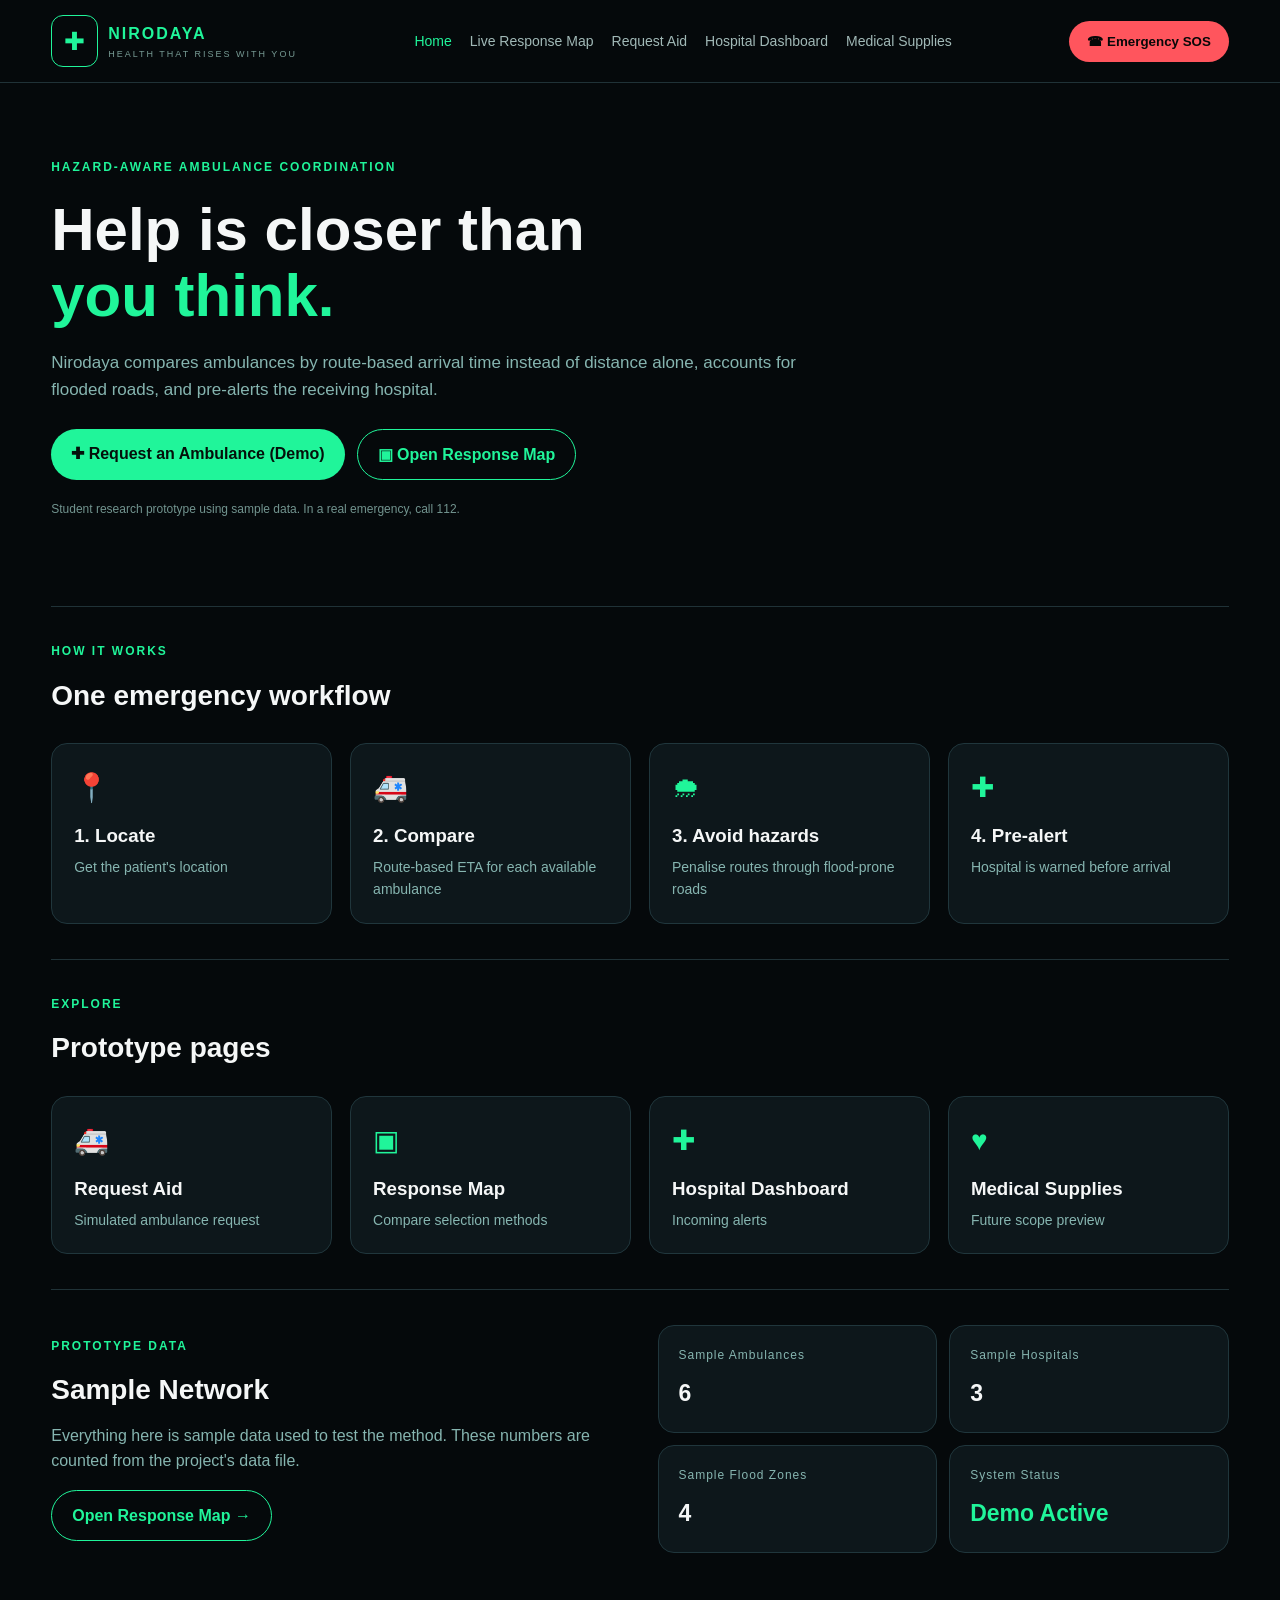
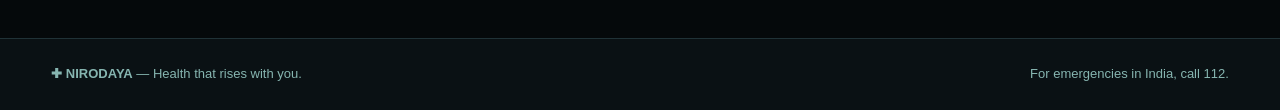
<file: index.html>
<!DOCTYPE html>
<html lang="en">
<head>
    <meta charset="UTF-8">
    <meta name="viewport" content="width=device-width, initial-scale=1.0">
    <title>Nirodaya - Hazard-Aware Ambulance Coordination</title>
    <link rel="stylesheet" href="style.css">
    <script src="script.js" defer></script>
</head>
<body>

    <header class="navbar">
        <a href="index.html" class="brand">
            <span class="logo">✚</span>
            <span>
                <strong>NIRODAYA</strong>
                <small>HEALTH THAT RISES WITH YOU</small>
            </span>
        </a>

        <nav>
            <a href="index.html" class="active">Home</a>
            <a href="map_p2.html">Live Response Map</a>
            <a href="request_p4.html">Request Aid</a>
            <a href="hospital_p6.html">Hospital Dashboard</a>
            <a href="supplies_p3.html">Medical Supplies</a>
        </nav>

        <button class="sos-button" onclick="showEmergencyMessage()">
            ☎ Emergency SOS
        </button>
    </header>

    <main class="container">

        <section class="hero">
            <p class="eyebrow">HAZARD-AWARE AMBULANCE COORDINATION</p>

            <h1>
                Help is closer than<br>
                <span>you think.</span>
            </h1>

            <p class="intro">
                Nirodaya compares ambulances by route-based arrival time instead
                of distance alone, accounts for flooded roads, and pre-alerts
                the receiving hospital.
            </p>

            <div class="button-row">
                <a href="request_p4.html" class="button primary">
                    ✚ Request an Ambulance (Demo)
                </a>

                <a href="map_p2.html" class="button outline">
                    ▣ Open Response Map
                </a>
            </div>

            <p class="notice">
                Student research prototype using sample data. In a real emergency, call 112.
            </p>
        </section>

        <section class="section">
            <p class="eyebrow">HOW IT WORKS</p>
            <h2>One emergency workflow</h2>

            <div class="card-grid four">
                <div class="service-card">
                    <div class="service-icon">📍</div>
                    <h3>1. Locate</h3>
                    <p>Get the patient's location</p>
                </div>
                <div class="service-card">
                    <div class="service-icon">🚑</div>
                    <h3>2. Compare</h3>
                    <p>Route-based ETA for each available ambulance</p>
                </div>
                <div class="service-card">
                    <div class="service-icon">🌧</div>
                    <h3>3. Avoid hazards</h3>
                    <p>Penalise routes through flood-prone roads</p>
                </div>
                <div class="service-card">
                    <div class="service-icon">✚</div>
                    <h3>4. Pre-alert</h3>
                    <p>Hospital is warned before arrival</p>
                </div>
            </div>
        </section>

        <section class="section">
            <p class="eyebrow">EXPLORE</p>
            <h2>Prototype pages</h2>

            <div class="card-grid four">
                <a href="request_p4.html" class="service-card">
                    <div class="service-icon">🚑</div>
                    <h3>Request Aid</h3>
                    <p>Simulated ambulance request</p>
                </a>
                <a href="map_p2.html" class="service-card">
                    <div class="service-icon">▣</div>
                    <h3>Response Map</h3>
                    <p>Compare selection methods</p>
                </a>
                <a href="hospital_p6.html" class="service-card">
                    <div class="service-icon">✚</div>
                    <h3>Hospital Dashboard</h3>
                    <p>Incoming alerts</p>
                </a>
                <a href="supplies_p3.html" class="service-card">
                    <div class="service-icon">♥</div>
                    <h3>Medical Supplies</h3>
                    <p>Future scope preview</p>
                </a>
            </div>
        </section>

        <section class="section response-preview">
            <div>
                <p class="eyebrow">PROTOTYPE DATA</p>
                <h2>Sample Network</h2>

                <p class="muted">
                    Everything here is sample data used to test the method.
                    These numbers are counted from the project's data file.
                </p>

                <a href="map_p2.html" class="button outline">
                    Open Response Map →
                </a>
            </div>

            <div class="stats-grid">
                <div class="stat-card">
                    <span>Sample Ambulances</span>
                    <strong id="statAmb">-</strong>
                </div>

                <div class="stat-card">
                    <span>Sample Hospitals</span>
                    <strong id="statHosp">-</strong>
                </div>

                <div class="stat-card">
                    <span>Sample Flood Zones</span>
                    <strong id="statFlood">-</strong>
                </div>

                <div class="stat-card">
                    <span>System Status</span>
                    <strong class="green-text">Demo Active</strong>
                </div>
            </div>
        </section>

    </main>

    <footer class="footer">
        <p><strong>✚ NIRODAYA</strong> — Health that rises with you.</p>
        <p>For emergencies in India, call 112.</p>
    </footer>

    <script src="data.js"></script>
    <script>
        // Count the numbers from data.js so the home page is always accurate
        document.getElementById("statAmb").textContent = AMBULANCES.length;
        document.getElementById("statHosp").textContent = HOSPITALS.length;
        document.getElementById("statFlood").textContent = HAZARDS.length;
    </script>

</body>
</html>
</file>
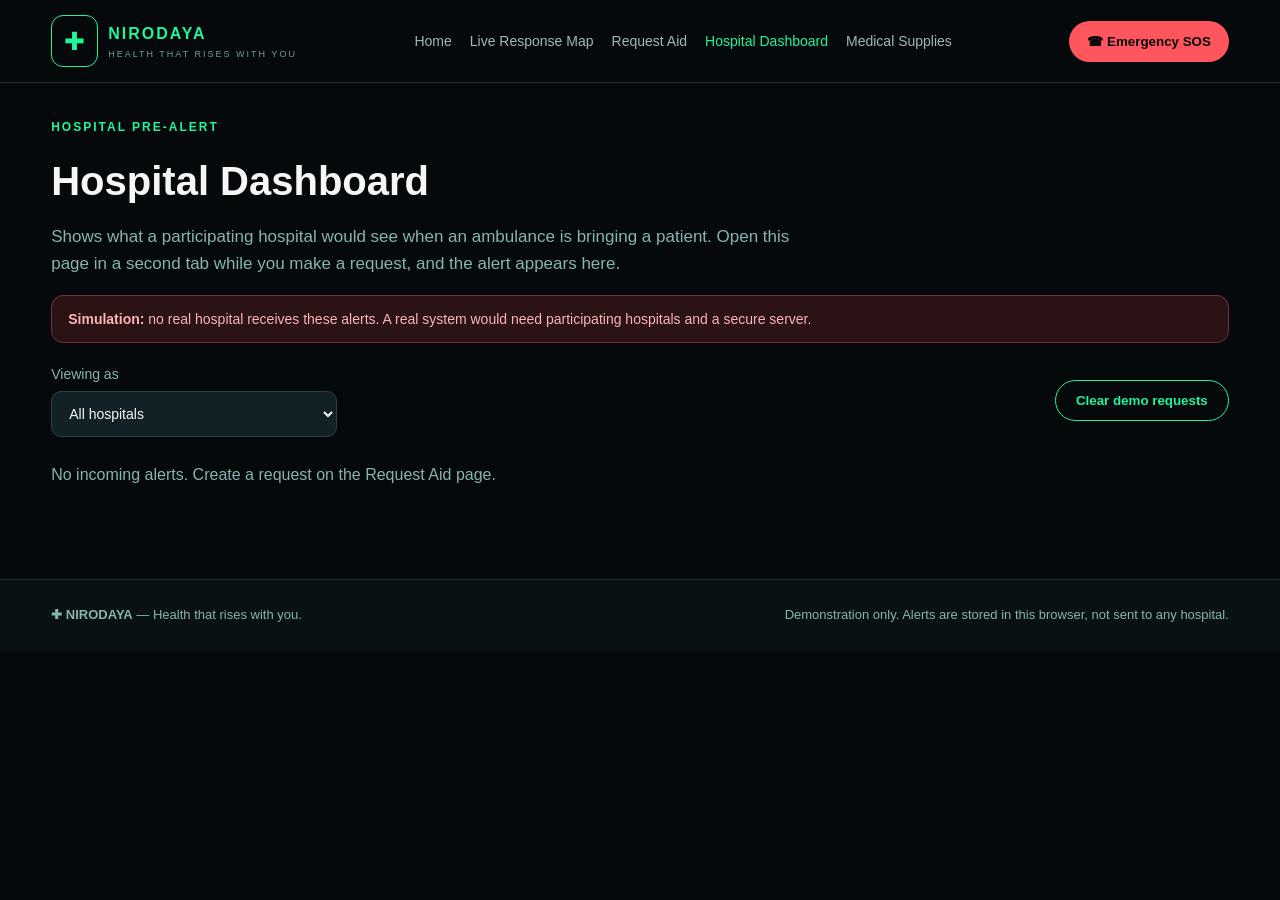
<file: hospital_p6.html>
<!DOCTYPE html>
<html lang="en">
<head>
    <meta charset="UTF-8">
    <meta name="viewport" content="width=device-width, initial-scale=1.0">
    <title>Nirodaya - Hospital Dashboard</title>

    <link rel="stylesheet" href="style.css">
    <script src="script.js" defer></script>
</head>

<body>

    <header class="navbar">
        <a href="index.html" class="brand">
            <span class="logo">✚</span>
            <span>
                <strong>NIRODAYA</strong>
                <small>HEALTH THAT RISES WITH YOU</small>
            </span>
        </a>

        <nav>
            <a href="index.html">Home</a>
            <a href="map_p2.html">Live Response Map</a>
            <a href="request_p4.html">Request Aid</a>
            <a href="hospital_p6.html" class="active">Hospital Dashboard</a>
            <a href="supplies_p3.html">Medical Supplies</a>
        </nav>

        <button class="sos-button" onclick="showEmergencyMessage()">
            ☎ Emergency SOS
        </button>
    </header>

    <main class="container page-main">

        <p class="eyebrow">HOSPITAL PRE-ALERT</p>
        <h1 class="page-title">Hospital Dashboard</h1>

        <p class="intro">
            Shows what a participating hospital would see when an ambulance is
            bringing a patient. Open this page in a second tab while you make a
            request, and the alert appears here.
        </p>

        <div class="emergency-banner">
            <strong>Simulation:</strong> no real hospital receives these alerts.
            A real system would need participating hospitals and a secure server.
        </div>

        <div class="supply-tools">
            <div>
                <label for="hospitalSelect">Viewing as</label>
                <select id="hospitalSelect"></select>
            </div>
            <button id="clearBtn" class="button outline" type="button">Clear demo requests</button>
        </div>

        <div id="alertList" class="card-grid two"></div>

    </main>

    <footer class="footer">
        <p><strong>✚ NIRODAYA</strong> — Health that rises with you.</p>
        <p>Demonstration only. Alerts are stored in this browser, not sent to any hospital.</p>
    </footer>

    <script src="data.js"></script>
    <script src="engine.js"></script>
    <script src="hospital.js"></script>

</body>
</html>
</file>
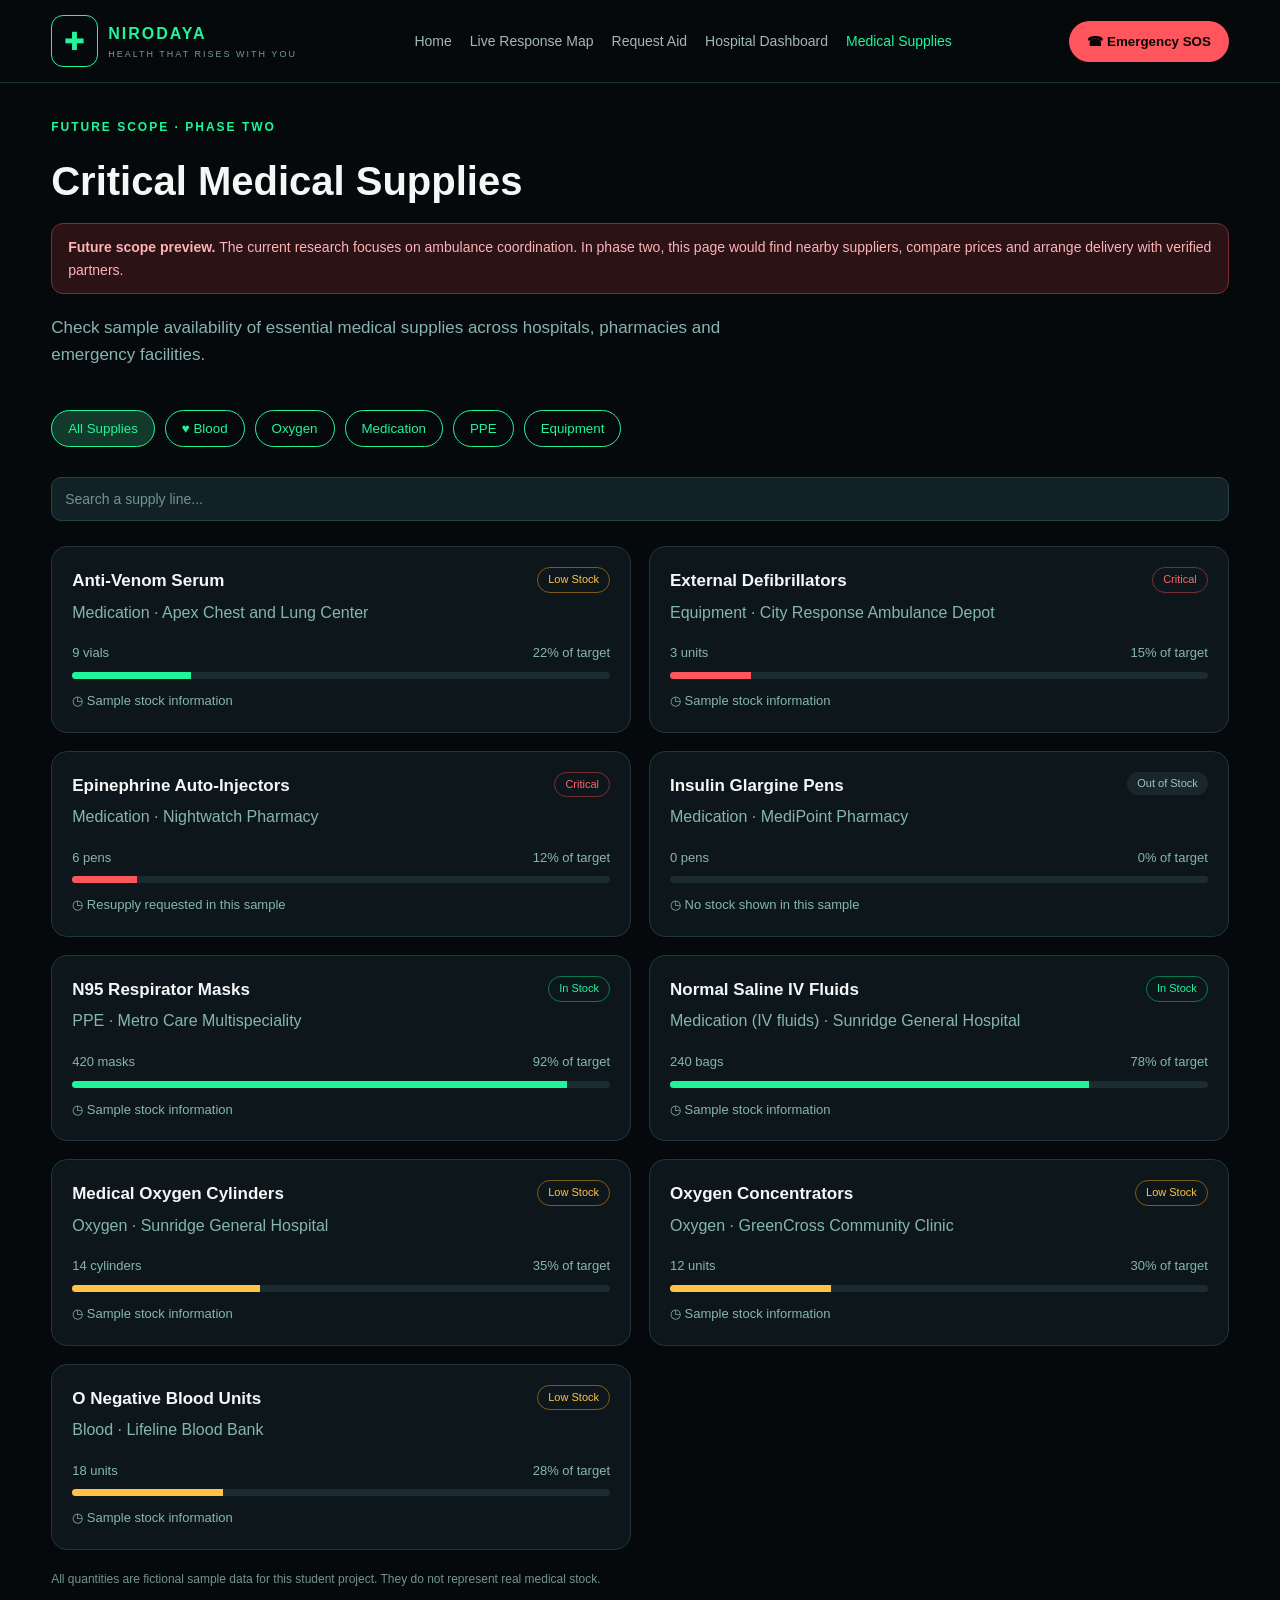
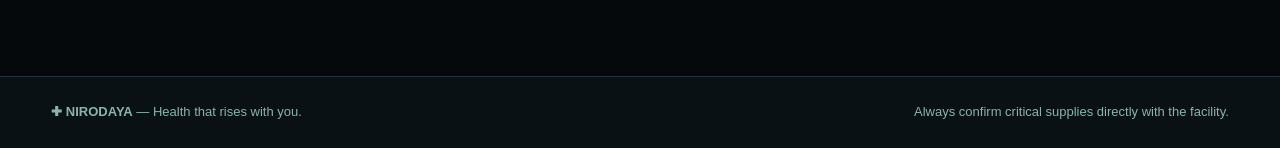
<file: supplies_p3.html>
<!DOCTYPE html>
<html lang="en">
<head>
    <meta charset="UTF-8">
    <meta name="viewport" content="width=device-width, initial-scale=1.0">

    <title>Nirodaya - Critical Medical Supplies</title>

    <link rel="stylesheet" href="style.css">
    <script src="script.js" defer></script>
</head>

<body>

    <!-- Navigation Bar -->
    <header class="navbar">

        <a href="index.html" class="brand">
            <span class="logo">✚</span>

            <span>
                <strong>NIRODAYA</strong>
                <small>HEALTH THAT RISES WITH YOU</small>
            </span>
        </a>

        <nav>
            <a href="index.html">Home</a>
            <a href="map_p2.html">Live Response Map</a>
            <a href="request_p4.html">Request Aid</a>
            <a href="hospital_p6.html">Hospital Dashboard</a>
            <a href="supplies_p3.html" class="active">Medical Supplies</a>
        </nav>

        <button class="sos-button" onclick="showEmergencyMessage()">
            ☎ Emergency SOS
        </button>

    </header>


    <!-- Main Content -->
    <main class="container page-main">

        <p class="eyebrow">FUTURE SCOPE · PHASE TWO</p>

        <h1 class="page-title">Critical Medical Supplies</h1>

        <div class="emergency-banner">
            <strong>Future scope preview.</strong> The current research focuses on
            ambulance coordination. In phase two, this page would find nearby
            suppliers, compare prices and arrange delivery with verified partners.
        </div>

        <p class="intro">
            Check sample availability of essential medical supplies
            across hospitals, pharmacies and emergency facilities.
        </p>


        <!-- Category Filters and Search -->
        <div class="supply-tools">

            <div class="filter-row" id="supplyFilters">

                <button class="filter active" data-filter="all">
                    All Supplies
                </button>

                <button class="filter" data-filter="Blood">
                    ♥ Blood
                </button>

                <button class="filter" data-filter="Oxygen">
                    Oxygen
                </button>

                <button class="filter" data-filter="Medication">
                    Medication
                </button>

                <button class="filter" data-filter="PPE">
                    PPE
                </button>

                <button class="filter" data-filter="Equipment">
                    Equipment
                </button>

            </div>

            <input
                type="text"
                id="supplySearch"
                placeholder="Search a supply line..."
                aria-label="Search medical supplies">

        </div>


        <!-- Medical Supply Cards -->
        <div class="card-grid two" id="supplyGrid">


            <!-- Supply 1 -->
            <article class="supply-card"
                data-category="Medication"
                data-search="anti venom serum apex chest lung center">

                <div class="card-top">
                    <h2>Anti-Venom Serum</h2>
                    <span class="status low">Low Stock</span>
                </div>

                <p class="muted">
                    Medication · Apex Chest and Lung Center
                </p>

                <div class="stock-line">
                    <span>9 vials</span>
                    <span>22% of target</span>
                </div>

                <div class="progress">
                    <span style="width:22%"></span>
                </div>

                <p class="card-note">
                    ◷ Sample stock information
                </p>

            </article>


            <!-- Supply 2 -->
            <article class="supply-card"
                data-category="Equipment"
                data-search="automated external defibrillators city response ambulance depot">

                <div class="card-top">
                    <h2>External Defibrillators</h2>
                    <span class="status critical">Critical</span>
                </div>

                <p class="muted">
                    Equipment · City Response Ambulance Depot
                </p>

                <div class="stock-line">
                    <span>3 units</span>
                    <span>15% of target</span>
                </div>

                <div class="progress red">
                    <span style="width:15%"></span>
                </div>

                <p class="card-note">
                    ◷ Sample stock information
                </p>

            </article>


            <!-- Supply 3 -->
            <article class="supply-card"
                data-category="Medication"
                data-search="epinephrine auto injectors nightwatch pharmacy">

                <div class="card-top">
                    <h2>Epinephrine Auto-Injectors</h2>
                    <span class="status critical">Critical</span>
                </div>

                <p class="muted">
                    Medication · Nightwatch Pharmacy
                </p>

                <div class="stock-line">
                    <span>6 pens</span>
                    <span>12% of target</span>
                </div>

                <div class="progress red">
                    <span style="width:12%"></span>
                </div>

                <p class="card-note">
                    ◷ Resupply requested in this sample
                </p>

            </article>


            <!-- Supply 4 -->
            <article class="supply-card"
                data-category="Medication"
                data-search="insulin glargine pens medipoint pharmacy">

                <div class="card-top">
                    <h2>Insulin Glargine Pens</h2>
                    <span class="status out">Out of Stock</span>
                </div>

                <p class="muted">
                    Medication · MediPoint Pharmacy
                </p>

                <div class="stock-line">
                    <span>0 pens</span>
                    <span>0% of target</span>
                </div>

                <div class="progress">
                    <span style="width:0%"></span>
                </div>

                <p class="card-note">
                    ◷ No stock shown in this sample
                </p>

            </article>


            <!-- Supply 5 -->
            <article class="supply-card"
                data-category="PPE"
                data-search="n95 respirator masks metro care multispeciality">

                <div class="card-top">
                    <h2>N95 Respirator Masks</h2>
                    <span class="status good">In Stock</span>
                </div>

                <p class="muted">
                    PPE · Metro Care Multispeciality
                </p>

                <div class="stock-line">
                    <span>420 masks</span>
                    <span>92% of target</span>
                </div>

                <div class="progress">
                    <span style="width:92%"></span>
                </div>

                <p class="card-note">
                    ◷ Sample stock information
                </p>

            </article>


            <!-- Supply 6 -->
            <article class="supply-card"
                data-category="Medication"
                data-search="normal saline iv fluids sunridge general hospital">

                <div class="card-top">
                    <h2>Normal Saline IV Fluids</h2>
                    <span class="status good">In Stock</span>
                </div>

                <p class="muted">
                    Medication (IV fluids) · Sunridge General Hospital
                </p>

                <div class="stock-line">
                    <span>240 bags</span>
                    <span>78% of target</span>
                </div>

                <div class="progress">
                    <span style="width:78%"></span>
                </div>

                <p class="card-note">
                    ◷ Sample stock information
                </p>

            </article>


            <!-- Supply 6b: Oxygen cylinders (added) -->
            <article class="supply-card"
                data-category="Oxygen"
                data-search="oxygen cylinders medical oxygen sunridge general hospital">

                <div class="card-top">
                    <h2>Medical Oxygen Cylinders</h2>
                    <span class="status low">Low Stock</span>
                </div>

                <p class="muted">
                    Oxygen · Sunridge General Hospital
                </p>

                <div class="stock-line">
                    <span>14 cylinders</span>
                    <span>35% of target</span>
                </div>

                <div class="progress amber">
                    <span style="width:35%"></span>
                </div>

                <p class="card-note">
                    ◷ Sample stock information
                </p>

            </article>


            <!-- Supply 7 -->
            <article class="supply-card"
                data-category="Oxygen"
                data-search="oxygen concentrators greencross community clinic">

                <div class="card-top">
                    <h2>Oxygen Concentrators</h2>
                    <span class="status low">Low Stock</span>
                </div>

                <p class="muted">
                    Oxygen · GreenCross Community Clinic
                </p>

                <div class="stock-line">
                    <span>12 units</span>
                    <span>30% of target</span>
                </div>

                <div class="progress amber">
                    <span style="width:30%"></span>
                </div>

                <p class="card-note">
                    ◷ Sample stock information
                </p>

            </article>


            <!-- Supply 8 -->
            <article class="supply-card"
                data-category="Blood"
                data-search="o negative blood units lifeline blood bank">

                <div class="card-top">
                    <h2>O Negative Blood Units</h2>
                    <span class="status low">Low Stock</span>
                </div>

                <p class="muted">
                    Blood · Lifeline Blood Bank
                </p>

                <div class="stock-line">
                    <span>18 units</span>
                    <span>28% of target</span>
                </div>

                <div class="progress amber">
                    <span style="width:28%"></span>
                </div>

                <p class="card-note">
                    ◷ Sample stock information
                </p>

            </article>

        </div>


        <p id="noResults" class="muted hidden">
            No matching supplies found. Try another search.
        </p>

        <p class="notice">
            All quantities are fictional sample data for this
            student project. They do not represent real medical stock.
        </p>

    </main>


    <!-- Footer -->
    <footer class="footer">

        <p>
            <strong>✚ NIRODAYA</strong>
            — Health that rises with you.
        </p>

        <p>
            Always confirm critical supplies directly with the facility.
        </p>

    </footer>

</body>
</html>
</file>
<file: style.css>
/* ==================================
   1. BASIC PAGE SETTINGS
================================== */

* {
    box-sizing: border-box;
}

body {
    margin: 0;
    font-family: Arial, sans-serif;
    background-color: #05090b;
    color: #f5f7f7;
    line-height: 1.6;
}

a {
    text-decoration: none;
    color: inherit;
}

h1, h2, h3, p {
    margin-top: 0;
}


/* ==================================
   2. NAVIGATION BAR
================================== */

.navbar {
    display: flex;
    align-items: center;
    justify-content: space-between;
    padding: 15px 4%;
    background-color: #05090b;
    border-bottom: 1px solid #203237;
    gap: 20px;
}

.brand {
    display: flex;
    align-items: center;
    gap: 10px;
    color: #20f59a;
}

.logo {
    border: 1px solid #20f59a;
    border-radius: 12px;
    padding: 5px 12px;
    font-size: 25px;
}

.brand strong {
    display: block;
    letter-spacing: 2px;
}

.brand small {
    display: block;
    color: #779b94;
    font-size: 9px;
    letter-spacing: 2px;
}

.navbar nav {
    display: flex;
    align-items: center;
    gap: 18px;
    flex-wrap: wrap;
}

.navbar nav a {
    color: #a1b9b7;
    font-size: 14px;
}

.navbar nav a:hover,
.navbar nav a.active {
    color: #20f59a;
}


/* ==================================
   3. EMERGENCY SOS BUTTON
================================== */

.sos-button {
    background-color: #ff555d;
    color: #080808;
    border: none;
    border-radius: 30px;
    padding: 13px 18px;
    font-weight: bold;
    cursor: pointer;
}

.sos-button:hover {
    background-color: #ff747b;
}


/* ==================================
   4. MAIN CONTENT
================================== */

.container {
    width: 92%;
    max-width: 1200px;
    margin: auto;
}

.hero {
    padding: 75px 0;
    max-width: 760px;
}

.eyebrow {
    color: #20f59a;
    font-size: 12px;
    font-weight: bold;
    letter-spacing: 2px;
}

.hero h1 {
    font-size: 60px;
    line-height: 1.1;
    margin: 20px 0;
}

.hero h1 span {
    color: #20f59a;
}

.intro {
    color: #86b5b0;
    font-size: 17px;
    max-width: 750px;
}

.notice {
    color: #72948f;
    font-size: 12px;
    margin-top: 20px;
}

.page-main {
    padding-top: 35px;
    padding-bottom: 25px;
}

.page-title {
    font-size: 40px;
    margin-bottom: 10px;
}


/* ==================================
   5. BUTTONS AND LINKS
================================== */

.button-row {
    display: flex;
    flex-wrap: wrap;
    gap: 12px;
    margin-top: 25px;
}

.button {
    display: inline-block;
    padding: 12px 20px;
    border-radius: 30px;
    font-weight: bold;
    text-align: center;
}

.primary {
    background-color: #20f59a;
    color: #04100a;
}

.outline {
    border: 1px solid #20f59a;
    color: #20f59a;
    background-color: transparent;
}

.primary:hover {
    background-color: #16d984;
}

.outline:hover {
    background-color: #123a2b;
}

.full-width {
    display: block;
    margin-top: 18px;
}


/* ==================================
   6. SECTIONS AND SERVICE CARDS
================================== */

.section {
    padding: 35px 0;
    border-top: 1px solid #203237;
}

.section h2 {
    font-size: 28px;
    margin-bottom: 10px;
}

.card-grid {
    display: grid;
    gap: 18px;
    margin-top: 25px;
}

.four {
    grid-template-columns: repeat(4, 1fr);
}

.two {
    grid-template-columns: repeat(2, 1fr);
}

.service-card,
.supply-card,
.stat-card,
.info-panel {
    background-color: #0d171b;
    border: 1px solid #20363c;
    border-radius: 16px;
}

.service-card {
    padding: 22px;
    transition: 0.2s;
}

.service-card:hover {
    border-color: #20f59a;
    transform: translateY(-3px);
}

.service-icon {
    color: #20f59a;
    font-size: 28px;
}

.service-card h3 {
    margin: 10px 0 5px;
}

.service-card p {
    color: #86b5b0;
    font-size: 14px;
    margin-bottom: 0;
}

.muted {
    color: #86b5b0;
}


/* ==================================
   7. NETWORK STATISTICS
================================== */

.response-preview {
    display: grid;
    grid-template-columns: 1fr 1fr;
    gap: 35px;
    align-items: center;
}

.stats-grid {
    display: grid;
    grid-template-columns: 1fr 1fr;
    gap: 12px;
}

.stat-card {
    padding: 20px;
}

.stat-card span {
    display: block;
    color: #86b5b0;
    font-size: 12px;
    letter-spacing: 1px;
}

.stat-card strong {
    display: block;
    font-size: 23px;
    margin-top: 10px;
}

.green-text {
    color: #20f59a;
}


/* ==================================
   8. FOOTER
================================== */

.footer {
    margin-top: 50px;
    padding: 25px 4%;
    border-top: 1px solid #203237;
    background-color: #0a1114;
    color: #86b5b0;
    font-size: 13px;
    display: flex;
    justify-content: space-between;
    gap: 15px;
    flex-wrap: wrap;
}

.footer p {
    margin-bottom: 0;
}


/* ==================================
   9. FILTER BUTTONS
================================== */

.filter-row {
    display: flex;
    flex-wrap: wrap;
    gap: 10px;
    margin: 25px 0;
}

.filter {
    padding: 10px 16px;
    border: 1px solid #20f59a;
    border-radius: 25px;
    color: #20f59a;
    background-color: transparent;
    cursor: pointer;
}

.filter:hover,
.filter.active {
    background-color: #123a2b;
}


/* ==================================
   10. MAP PAGE
================================== */

.map-layout {
    display: grid;
    grid-template-columns: 2fr 1fr;
    gap: 20px;
    align-items: start;
}

.map-panel {
    min-width: 0;
}

.fake-map {
    height: 440px;
    position: relative;
    overflow: hidden;
    border: 1px solid #20363c;
    border-radius: 16px;
    background-color: #071310;
    background-image:
        linear-gradient(#16302b 1px, transparent 1px),
        linear-gradient(90deg, #16302b 1px, transparent 1px);
    background-size: 36px 36px;
}

.road {
    position: absolute;
    width: 120%;
    height: 4px;
    background-color: #183338;
    border: 1px solid #25464a;
}

.road-one {
    top: 25%;
    left: -10%;
    transform: rotate(3deg);
}

.road-two {
    top: 55%;
    left: -5%;
    transform: rotate(-2deg);
}

.road-three {
    top: 78%;
    left: -8%;
    transform: rotate(-4deg);
}

.map-marker {
    position: absolute;
    width: 38px;
    height: 38px;
    border-radius: 50%;
    background-color: #102b21;
    border: 1px solid #20f59a;
    color: #20f59a;
    cursor: pointer;
    font-size: 17px;
}

.map-marker:hover {
    transform: scale(1.1);
}

.hospital {
    color: #20f59a;
}

.pharmacy {
    color: #69d9ff;
    border-color: #69d9ff;
}

.clinic {
    color: #ffc247;
    border-color: #ffc247;
}

.blood {
    color: #ff6195;
    border-color: #ff6195;
}

.m1 { top: 27%; left: 20%; }
.m2 { top: 13%; left: 28%; }
.m3 { top: 18%; left: 53%; }
.m4 { top: 31%; left: 80%; }
.m5 { top: 56%; left: 68%; }
.m6 { top: 62%; left: 20%; }
.m7 { top: 72%; left: 45%; }
.m8 { top: 49%; left: 43%; }

.map-legend {
    position: absolute;
    bottom: 12px;
    left: 12px;
    padding: 10px;
    background-color: #091316;
    border: 1px solid #254047;
    border-radius: 10px;
    color: #86b5b0;
    font-size: 11px;
    display: flex;
    gap: 10px;
    flex-wrap: wrap;
}

.info-panel {
    padding: 22px;
}

.info-panel h2 {
    font-size: 22px;
}

.small-stat {
    display: flex;
    justify-content: space-between;
    gap: 10px;
    padding: 12px 0;
    border-top: 1px solid #203237;
    font-size: 13px;
}

.small-stat span {
    color: #86b5b0;
}


/* ==================================
   11. MEDICAL SUPPLIES PAGE
================================== */

.supply-tools {
    display: flex;
    align-items: center;
    justify-content: space-between;
    gap: 15px;
    flex-wrap: wrap;
}

.supply-tools .filter-row {
    margin-bottom: 15px;
}

.supply-card {
    padding: 20px;
}

.card-top {
    display: flex;
    justify-content: space-between;
    align-items: flex-start;
    gap: 10px;
}

.card-top h2 {
    font-size: 17px;
    margin-bottom: 5px;
}

.status {
    white-space: nowrap;
    padding: 3px 10px;
    border-radius: 20px;
    font-size: 11px;
}

.low {
    color: #ffc247;
    border: 1px solid #805b15;
}

.critical {
    color: #ff646b;
    border: 1px solid #783036;
}

.out {
    color: #a6c0c2;
    background-color: #17272c;
}

.good {
    color: #20f59a;
    border: 1px solid #087b4c;
}

.stock-line {
    display: flex;
    justify-content: space-between;
    gap: 10px;
    color: #86b5b0;
    font-size: 13px;
    margin-top: 18px;
}

.progress {
    height: 7px;
    background-color: #1b2b30;
    border-radius: 10px;
    overflow: hidden;
    margin-top: 8px;
}

.progress span {
    display: block;
    height: 100%;
    background-color: #20f59a;
}

.progress.red span {
    background-color: #ff555d;
}

.progress.amber span {
    background-color: #ffc247;
}

.card-note {
    color: #86b5b0;
    font-size: 13px;
    margin: 12px 0 0;
}

.hidden {
    display: none;
}


/* ==================================
   12. FORM INPUTS
================================== */

label {
    display: block;
    color: #86b5b0;
    margin-bottom: 6px;
    font-size: 14px;
}

input,
select,
textarea {
    display: block;
    width: 100%;
    padding: 13px;
    background-color: #122126;
    color: #f5f7f7;
    border: 1px solid #294247;
    border-radius: 10px;
    font-family: Arial, sans-serif;
    font-size: 14px;
}

input::placeholder,
textarea::placeholder {
    color: #72948f;
}

select {
    cursor: pointer;
}

textarea {
    resize: vertical;
}

form .button {
    cursor: pointer;
    border: none;
}

form .button:hover {
    background-color: #16d984;
}

#requestMessage {
    margin-top: 20px;
    overflow-wrap: anywhere;
}


/* ==================================
   13. MOBILE RESPONSIVE DESIGN
================================== */

@media (max-width: 850px) {

    .navbar {
        flex-wrap: wrap;
    }

    .navbar nav {
        order: 3;
        width: 100%;
    }

    .four {
        grid-template-columns: repeat(2, 1fr);
    }

    .map-layout,
    .response-preview {
        grid-template-columns: 1fr;
    }

    .hero h1 {
        font-size: 48px;
    }
}

@media (max-width: 520px) {

    .container {
        width: 92%;
    }

    .hero {
        padding: 45px 0;
    }

    .hero h1 {
        font-size: 40px;
    }

    .page-title {
        font-size: 32px;
    }

    .two,
    .four,
    .stats-grid {
        grid-template-columns: 1fr;
    }

    .navbar nav {
        gap: 12px;
    }

    .sos-button {
        padding: 10px 12px;
    }

    .fake-map {
        height: 360px;
    }

    .map-legend {
        right: 8px;
        font-size: 10px;
    }

    .card-top {
        flex-wrap: wrap;
    }

    input,
    select,
    textarea {
        width: 100%;
    }
}

/* ==================================
   14. LEAFLET MAP AND RESULTS TABLES
================================== */

.leaflet-box {
    height: 520px;
    border: 1px solid #20363c;
    border-radius: 16px;
    overflow: hidden;
}

.emoji-marker {
    font-size: 24px;
    text-align: center;
    line-height: 30px;
    background: transparent;
    border: none;
}

.check-row {
    display: flex;
    align-items: center;
    gap: 10px;
    margin-top: 18px;
    color: #f5f7f7;
}

.check-row input {
    width: auto;
    display: inline-block;
}

.info-panel select,
.info-panel .button {
    margin-top: 6px;
}

.table-wrap {
    overflow-x: auto;
    margin-top: 15px;
}

.result-table {
    width: 100%;
    border-collapse: collapse;
    font-size: 14px;
    margin-bottom: 20px;
}

.result-table th,
.result-table td {
    text-align: left;
    padding: 10px 12px;
    border-bottom: 1px solid #203237;
}

.result-table th {
    color: #20f59a;
    font-size: 12px;
    letter-spacing: 1px;
}

@media (max-width: 520px) {
    .leaflet-box {
        height: 380px;
    }
}


/* ==================================
   15. REQUEST, TRACKING AND HOSPITAL PAGES
================================== */

.emergency-banner {
    background-color: #2a1215;
    border: 1px solid #783036;
    color: #ffb3b7;
    border-radius: 12px;
    padding: 12px 16px;
    margin-bottom: 20px;
    font-size: 14px;
}

.emergency-banner a {
    color: #ff747b;
    text-decoration: underline;
}

.small-map {
    height: 260px;
    margin-top: 10px;
}

.timeline {
    list-style: none;
    padding: 0;
    margin: 20px 0 10px;
}

.timeline li {
    position: relative;
    padding: 6px 0 6px 28px;
    font-size: 14px;
    color: #72948f;
}

.timeline li::before {
    content: "○";
    position: absolute;
    left: 0;
    color: #72948f;
}

.timeline li.done {
    color: #f5f7f7;
}

.timeline li.done::before {
    content: "●";
    color: #20f59a;
}

.timeline li.waiting {
    color: #ffc247;
}

.timeline li.waiting::before {
    content: "◐";
    color: #ffc247;
}

.alert-card .button {
    cursor: pointer;
    padding: 9px 16px;
    font-size: 13px;
}

.alert-card .button:disabled {
    opacity: 0.4;
    cursor: not-allowed;
}

.countdown {
    color: #20f59a;
    font-weight: bold;
}

#summaryBox {
    margin-bottom: 15px;
}

#summaryBox p {
    overflow-wrap: anywhere;
}
</file>
